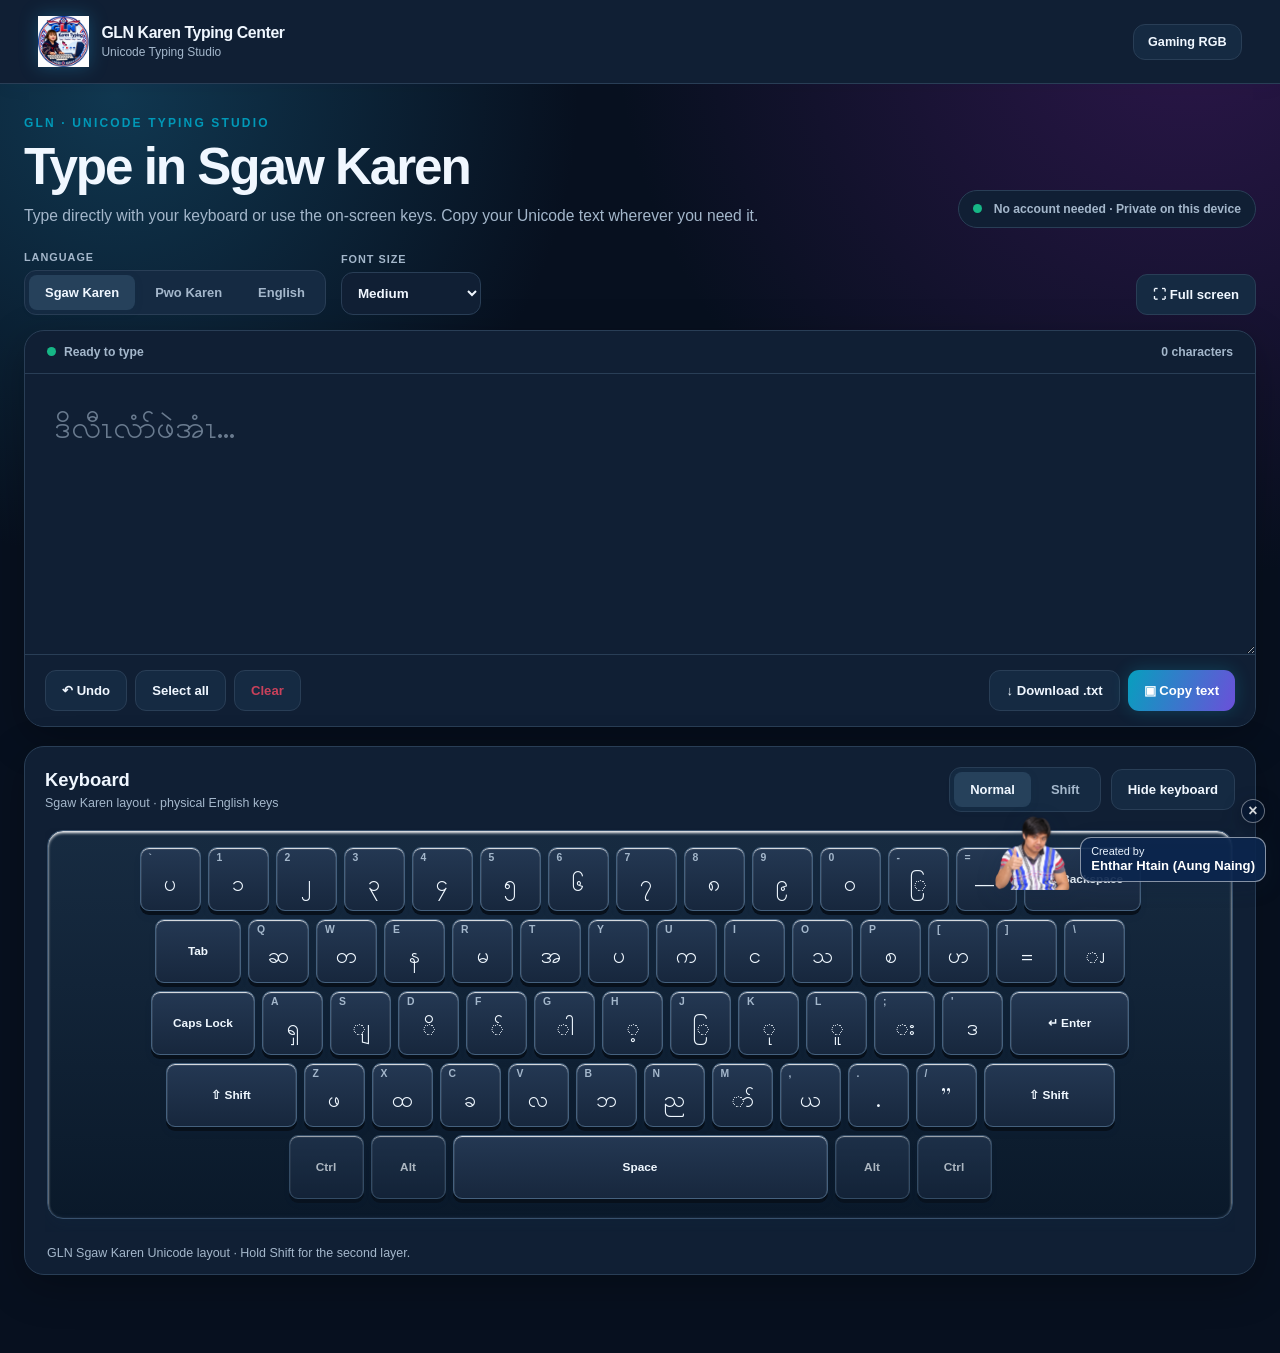
<file: type/index.html>
<!doctype html>
<html lang="en">
<head>
  <meta charset="utf-8" />
  <meta name="viewport" content="width=device-width, initial-scale=1, viewport-fit=cover" />
  <meta name="theme-color" content="#091629" />
  <meta name="description" content="Type Sgaw Karen, Pwo Karen or English Unicode with the GLN keyboard." />
  <title>Type · GLN Karen Typing Center</title>
  <link rel="icon" type="image/png" href="../logo.png" />
  <link rel="stylesheet" href="../padauk.css?v=20261023-1" />
  <link rel="stylesheet" href="../creator-credit.css?v=20260912-1" />
  <link rel="stylesheet" href="../type-page.css?v=20261024-restore-before-saw-cfcr-1" />
  <script src="../typing-layouts.js?v=20261023-1" defer></script>
  <script src="../type-page.js?v=20261023-typing-placeholder-1" defer></script>
</head>
<body class="gln-type-page">
  <div class="type-shell" id="typeShell">
    <header class="type-header">
      <div class="type-brand" aria-label="GLN Karen Typing Center — dedicated Type Studio">
        <img src="../logo.png" alt="" />
        <span><strong>GLN Karen Typing Center</strong><small>Unicode Typing Studio</small></span>
      </div>
      <button id="themeToggle" class="theme-toggle" type="button" aria-label="Toggle Gaming RGB theme">Gaming RGB</button>
    </header>

    <main class="type-main">
      <section class="type-hero" aria-labelledby="typeTitle">
        <div><p class="type-eyebrow">GLN · UNICODE TYPING STUDIO</p><h1 id="typeTitle">Type in Sgaw Karen</h1>
          <p id="typeSubheading">Type directly with your keyboard or use the on-screen keys. Copy your Unicode text wherever you need it.</p></div>
        <div class="type-info-pill"><span class="type-info-dot"></span> No account needed · Private on this device</div>
      </section>

      <section class="type-toolbar" aria-label="Typing settings">
        <div class="type-setting-group"><span class="type-setting-label">Language</span><div class="segmented" id="languageSelector" role="group" aria-label="Typing language">
          <button type="button" data-language="ksw" aria-pressed="true">Sgaw Karen</button>
          <button type="button" data-language="pwo" aria-pressed="false">Pwo Karen</button>
          <button type="button" data-language="en" aria-pressed="false">English</button>
        </div></div>
        <div class="type-setting-group type-font-setting"><label class="type-setting-label" for="fontSize">Font size</label><select id="fontSize"><option value="24">Small</option><option value="32" selected>Medium</option><option value="40">Large</option><option value="48">Extra large</option></select></div>
        <div class="type-toolbar-spacer"></div>
        <button id="focusMode" type="button" class="control-btn" aria-pressed="false">⛶ Full screen</button>
      </section>

      <section class="type-editor-card" aria-label="Typing editor">
        <div class="type-editor-meta"><span><span class="type-status-dot"></span><span id="draftStatus">Ready to type</span></span><span id="characterCount">0 characters</span></div>
        <label class="sr-only" for="typeEditor">Type your text here</label>
        <textarea id="typeEditor" lang="ksw" spellcheck="false" autocapitalize="off" autocomplete="off" placeholder="ဒိလီၤလံာ်ဖဲအံၤ..."></textarea>
        <div class="type-editor-actions">
          <div class="type-editor-action-left"><button type="button" id="undoBtn" class="control-btn">↶ Undo</button><button type="button" id="selectAllBtn" class="control-btn">Select all</button><button type="button" id="clearBtn" class="control-btn danger">Clear</button></div>
          <div class="type-editor-action-right"><button type="button" id="downloadBtn" class="control-btn">↓ Download .txt</button><button type="button" id="copyBtn" class="primary-btn">▣ Copy text</button></div>
        </div>
      </section>

      <section class="type-keyboard-panel" aria-label="On-screen Unicode keyboard">
        <div class="type-keyboard-head"><div><h2>Keyboard</h2><p id="keyboardDescription">Sgaw Karen layout · physical English keys</p></div>
          <div class="keyboard-controls"><div class="segmented" role="group" aria-label="Keyboard layer"><button type="button" id="normalLayer" aria-pressed="true">Normal</button><button type="button" id="shiftLayer" aria-pressed="false">Shift</button></div><button type="button" id="keyboardVisibility" class="control-btn" aria-expanded="true">Hide keyboard</button></div>
        </div>
        <div id="keyboardWrap" class="keyboard-viewport"><div id="typeKeyboard" class="type-keyboard"></div></div>
        <p class="keyboard-help" id="keyboardHelp">Keyboard follows the GLN Sgaw Karen Unicode layout. Hold Shift for the second layer.</p>
      </section>
      <div id="typeToast" class="type-toast" role="status" aria-live="polite"></div>
    </main>
  </div>

  <aside class="creator-credit" id="typeCreatorCredit" aria-label="Website creator">
    <button class="creator-credit-close" id="dismissTypeCreatorCredit" type="button" aria-label="Hide creator badge" title="Hide creator badge">×</button>
    <img src="../creator-ehthar.png?v=20260910-6" alt="Ehthar Htain (Aung Naing)" />
    <span>Created by<strong>Ehthar Htain (Aung Naing)</strong></span>
  </aside>
</body>
</html>
</file>
<file: padauk.css>
@import url('https://fonts.googleapis.com/css2?family=Padauk:wght@400;700&display=swap');

[lang="ksw"], textarea, .key, .brand-mark, .brand small, .eyebrow {
  font-family: "Padauk", "Noto Sans Myanmar", "Myanmar Text", sans-serif;
  font-language-override: "ksw";
}
</file>
<file: creator-credit.css>
.creator-credit {
  position: fixed;
  right: 14px;
  bottom: 10px;
  z-index: 40;
  display: flex;
  align-items: flex-end;
  gap: 8px;
  pointer-events: none;
  filter: drop-shadow(0 5px 10px rgba(11, 31, 64, 0.22));
}

.creator-credit img {
  width: 78px;
  height: 92px;
  object-fit: contain;
  object-position: bottom;
}

.creator-credit span {
  display: flex;
  flex-direction: column;
  margin-bottom: 8px;
  padding: 7px 10px;
  border: 1px solid rgba(255, 255, 255, 0.5);
  border-radius: 11px;
  color: #eaf4ff;
  background: rgba(12, 38, 78, 0.9);
  font-size: 0.68rem;
  line-height: 1.2;
  backdrop-filter: blur(8px);
}

.creator-credit strong {
  color: #fff;
  font-size: 0.82rem;
  white-space: nowrap;
}

@media (max-width: 700px) {
  .creator-credit {
    right: 6px;
    bottom: 5px;
    gap: 3px;
  }

  .creator-credit img {
    width: 49px;
    height: 58px;
  }

  .creator-credit span {
    margin-bottom: 3px;
    padding: 4px 6px;
    border-radius: 8px;
    font-size: 0.52rem;
  }

  .creator-credit strong {
    font-size: 0.62rem;
  }
}


/* Dismissible creator badge — dismissal lasts only until page refresh */
.creator-credit.is-dismissed{display:none!important}
.creator-credit-close{
  position:absolute;
  top:1px;
  right:1px;
  z-index:2;
  display:grid;
  place-items:center;
  width:24px;
  height:24px;
  padding:0;
  border:1px solid rgba(255,255,255,.48);
  border-radius:999px;
  background:rgba(7,24,50,.9);
  color:#fff;
  font:800 16px/1 Inter,ui-sans-serif,sans-serif;
  cursor:pointer;
  pointer-events:auto;
  box-shadow:0 4px 12px rgba(0,0,0,.22);
  opacity:.82;
}
.creator-credit-close:hover{opacity:1;background:rgba(20,55,102,.98)}
.creator-credit-close:focus-visible{outline:2px solid #5cecff;outline-offset:2px}
@media(max-width:700px){
  .creator-credit-close{top:-2px;right:-2px;width:20px;height:20px;font-size:13px}
}
</file>
<file: type-page.css>
:root{font-family:Inter,-apple-system,BlinkMacSystemFont,"Segoe UI",sans-serif;color-scheme:light;--bg:#f1f5fb;--ink:#183451;--muted:#64809a;--panel:#fff;--border:#d8e5f0;--accent:#0b9fc4;--control:#ecf4f9;--shadow:0 12px 40px rgba(19,61,92,.09);--key:#fff;--key-bottom:#d8e6f1;--key-border:#c9d8e7;--key-deck:#dbe6f0;--key-ink:#183451;--key-shadow:#a6b9ca}
*{box-sizing:border-box}html{scroll-behavior:smooth}body{margin:0;background:radial-gradient(circle at 7% 10%,#e1f7fa 0,transparent 36%),var(--bg);color:var(--ink);min-height:100vh}button,select,textarea{font:inherit}button{cursor:pointer}button:disabled{cursor:default}button:focus-visible,a:focus-visible,select:focus-visible,textarea:focus-visible{outline:3px solid #23b5e1;outline-offset:3px}a{text-decoration:none;color:inherit}.sr-only{position:absolute;clip:rect(0,0,0,0);height:1px;width:1px;overflow:hidden;white-space:nowrap}.type-shell{min-height:100vh;overflow:auto}.type-header{min-height:84px;display:flex;gap:20px;align-items:center;justify-content:space-between;padding:12px clamp(18px,3vw,44px);border-bottom:1px solid var(--border);background:var(--panel);box-shadow:0 4px 18px rgba(15,47,73,.035)}.type-brand{display:flex;gap:12px;align-items:center;min-width:235px}.type-brand img{width:51px;height:51px;object-fit:contain}.type-brand span{display:flex;flex-direction:column;gap:3px}.type-brand strong{font-size:.99rem;letter-spacing:-.025em;white-space:nowrap}.type-brand small{font-size:.75rem;color:var(--muted)}.type-nav{display:flex;align-items:center;justify-content:center;gap:5px;flex-wrap:wrap}.type-nav a{padding:9px 11px;border-radius:10px;color:var(--muted);font-size:.84rem;font-weight:750}.type-nav a:hover{color:var(--ink);background:var(--control)}.type-nav a[aria-current=page]{background:linear-gradient(110deg,#009bc3,#6858df);color:#fff}.theme-toggle{border:1px solid var(--border);background:var(--control);color:var(--ink);border-radius:12px;padding:10px 14px;white-space:nowrap;font-weight:750;font-size:.79rem}
.type-main{width:min(1440px,calc(100% - 48px));margin:32px auto 78px}.type-hero{display:flex;gap:28px;justify-content:space-between;align-items:end;margin-bottom:23px}.type-eyebrow{font-size:.75rem;font-weight:900;color:#0198b7;letter-spacing:.18em;margin:0 0 9px}.type-hero h1{margin:0 0 8px;font-size:clamp(2.25rem,4vw,3.4rem);line-height:1.1;letter-spacing:-.04em}.type-hero p:not(.type-eyebrow){margin:0;color:var(--muted);font-size:.98rem;line-height:1.6}.type-info-pill{border:1px solid var(--border);background:var(--panel);color:var(--muted);padding:11px 14px;border-radius:50px;font-size:.76rem;font-weight:750;white-space:nowrap}.type-info-dot,.type-status-dot{display:inline-block;width:9px;height:9px;background:#16b786;border-radius:50%;margin-right:8px}
.type-toolbar{display:flex;align-items:end;flex-wrap:wrap;gap:15px;margin-bottom:15px}.type-setting-group{display:grid;gap:7px}.type-setting-label{color:var(--muted);text-transform:uppercase;letter-spacing:.09em;font-size:.68rem;font-weight:850}.segmented{display:flex;gap:4px;padding:4px;border:1px solid var(--border);border-radius:12px;background:var(--control)}.segmented button{border:0;border-radius:8px;background:transparent;color:var(--muted);font-weight:800;font-size:.81rem;padding:10px 16px;white-space:nowrap}.segmented button[aria-pressed=true]{background:var(--panel);color:var(--ink);box-shadow:0 2px 8px rgba(19,56,81,.13)}.type-font-setting select{min-width:140px;padding:12px;border-radius:12px;border:1px solid var(--border);color:var(--ink);background:var(--panel);font-size:.84rem;font-weight:750}.type-toolbar-spacer{flex:1}.control-btn,.primary-btn{border:1px solid var(--border);border-radius:11px;padding:12px 16px;font-size:.82rem;font-weight:780;white-space:nowrap;background:var(--control);color:var(--ink)}.control-btn:hover{border-color:#0ba5c2}.control-btn.danger{color:#c8415b}.primary-btn{color:#fff;background:linear-gradient(110deg,#079fbe,#6b50d9);border:0;box-shadow:0 7px 18px rgba(64,96,200,.22)}.primary-btn:hover{filter:brightness(1.06)}.type-editor-card{border:1px solid var(--border);background:var(--panel);border-radius:20px;box-shadow:var(--shadow);overflow:hidden}.type-editor-meta{display:flex;align-items:center;justify-content:space-between;color:var(--muted);padding:14px 22px;border-bottom:1px solid var(--border);font-size:.76rem;font-weight:750}.type-editor-card textarea{display:block;width:100%;min-height:280px;resize:vertical;border:0;background:transparent;padding:28px 29px;color:var(--ink);line-height:1.8;outline:0;font-family:Padauk,"Noto Sans Myanmar","Myanmar Text",sans-serif;letter-spacing:normal}.type-editor-card textarea::placeholder{color:var(--muted);opacity:.6}.type-editor-actions{display:flex;align-items:center;justify-content:space-between;flex-wrap:wrap;gap:12px;padding:15px 20px;border-top:1px solid var(--border);background:var(--panel)}.type-editor-action-left,.type-editor-action-right{display:flex;gap:8px;flex-wrap:wrap}
.type-keyboard-panel{border:1px solid var(--border);background:var(--panel);border-radius:20px;margin-top:19px;padding:20px 20px 14px;box-shadow:var(--shadow)}.type-keyboard-head{display:flex;align-items:center;justify-content:space-between;gap:15px;flex-wrap:wrap;margin-bottom:16px}.type-keyboard-head h2{margin:0 0 5px;font-size:1.15rem}.type-keyboard-head p{margin:0;color:var(--muted);font-size:.78rem}.keyboard-controls{display:flex;gap:10px;align-items:center;flex-wrap:wrap}.keyboard-viewport{overflow-x:auto;padding:2px 2px 13px}.type-keyboard{display:flex;flex-direction:column;gap:8px;width:max-content;min-width:100%;border:1px solid #aebfcc;border-radius:16px;padding:16px 14px 19px;background:linear-gradient(180deg,#e9f0f6,var(--key-deck));box-shadow:inset 0 2px 3px rgba(255,255,255,.95),inset 0 -2px 3px rgba(40,69,100,.14),0 8px 15px rgba(16,47,77,.12)}.typing-key-row{display:flex;justify-content:center;gap:7px}.typing-key{position:relative;display:flex;align-items:center;justify-content:center;flex-direction:column;min-width:61px;width:61px;height:64px;flex:0 0 auto;border:1px solid var(--key-border);border-radius:9px;background:linear-gradient(180deg,var(--key),var(--key-bottom));color:var(--key-ink);box-shadow:inset 0 1px 1px rgba(255,255,255,.9),0 4px 0 var(--key-shadow),0 6px 6px rgba(13,40,70,.11);font-size:1.38rem;font-family:Padauk,"Noto Sans Myanmar","Myanmar Text",sans-serif;transition:transform .09s ease,box-shadow .09s ease}.typing-key:hover:not(:disabled){filter:brightness(1.045)}.typing-key:active:not(:disabled),.typing-key.pressed{transform:translateY(3px);box-shadow:inset 0 1px 2px rgba(14,41,70,.15),0 1px 0 var(--key-shadow)}.typing-key .key-physical{position:absolute;top:5px;left:8px;color:var(--muted);font:800 .65rem/1 Inter,-apple-system,sans-serif}.typing-key .key-output{padding-top:12px}.typing-key.modifier{font-family:Inter,-apple-system,sans-serif;font-size:.74rem;font-weight:900;white-space:nowrap}.typing-key.modifier:disabled{opacity:.7}.typing-key.backspace{width:117px}.typing-key.tab{width:86px}.typing-key.caps{width:104px}.typing-key.enter{width:119px}.typing-key.shift{width:131px}.typing-key.small-mod{width:75px}.typing-key.space{width:375px}.keyboard-help{margin:14px 2px 0;color:var(--muted);font-size:.78rem}.type-toast{position:fixed;bottom:25px;left:50%;transform:translate(-50%,15px);border:1px solid #65dacc;background:#083f4a;color:#fff;padding:12px 18px;border-radius:13px;font-size:.84rem;box-shadow:0 12px 22px #0003;opacity:0;pointer-events:none;transition:.2s;z-index:60}.type-toast.active{transform:translate(-50%,0);opacity:1}.keyboard-viewport[hidden]{display:none!important}
body.theme-rgb{color-scheme:dark;--bg:#07101f;--ink:#f0f7ff;--muted:#a4b7cb;--panel:#101f34;--border:#293e56;--accent:#36c4e8;--control:#152a42;--shadow:0 12px 40px rgba(0,0,0,.27);--key:#243853;--key-bottom:#17273d;--key-border:#45617e;--key-deck:#0a192a;--key-ink:#f0f8ff;--key-shadow:#07101b;background:radial-gradient(circle at 9% 7%,#103750 0,transparent 27%),radial-gradient(circle at 93% 0,#2c164a 0,transparent 32%),var(--bg)}body.theme-rgb .type-nav a[aria-current=page],body.theme-rgb .primary-btn{box-shadow:0 0 17px #10cbeb33}body.theme-rgb .type-keyboard{border-color:#38516d;background:linear-gradient(180deg,#172b41,#0a192a)}body.theme-rgb .segmented button[aria-pressed=true]{background:#26415b}body.theme-rgb .type-brand img{filter:drop-shadow(0 0 9px #23c2ff40)}
.type-shell:fullscreen{background:var(--bg);overflow-y:auto}.type-shell:fullscreen .type-main{margin-top:22px}.type-shell:fullscreen .type-editor-card textarea{min-height:36vh}
@media(max-width:1020px){.type-header{flex-wrap:wrap}.type-brand{flex:1}.type-nav{order:3;width:100%;justify-content:flex-start;overflow-x:auto;flex-wrap:nowrap}.type-main{width:calc(100% - 36px)}.type-hero{align-items:start;flex-direction:column;gap:12px}.type-info-pill{white-space:normal}}
@media(max-width:640px){.type-header{gap:12px;padding:12px}.type-brand strong{font-size:.9rem}.type-brand img{width:42px;height:42px}.type-main{width:calc(100% - 22px);margin-top:21px}.type-editor-card textarea{min-height:230px;padding:18px 16px}.type-editor-meta{padding:12px}.type-editor-actions{padding:12px}.type-hero h1{font-size:2rem}.type-hero p:not(.type-eyebrow){font-size:.86rem}.segmented button{padding:9px 12px}.type-keyboard-panel{padding:14px 11px}.type-keyboard{padding:12px;}.type-toolbar-spacer{display:none}}
@media(prefers-reduced-motion:reduce){.typing-key,.type-toast{transition:none}}
@media print{.type-header,.type-toolbar,.type-keyboard-panel,.creator-credit,.type-editor-actions,.type-info-pill{display:none!important}body{background:#fff;color:#111}.type-main{width:100%}.type-editor-card{box-shadow:none;border:0}.type-editor-card textarea{height:auto;min-height:0}}
</file>
